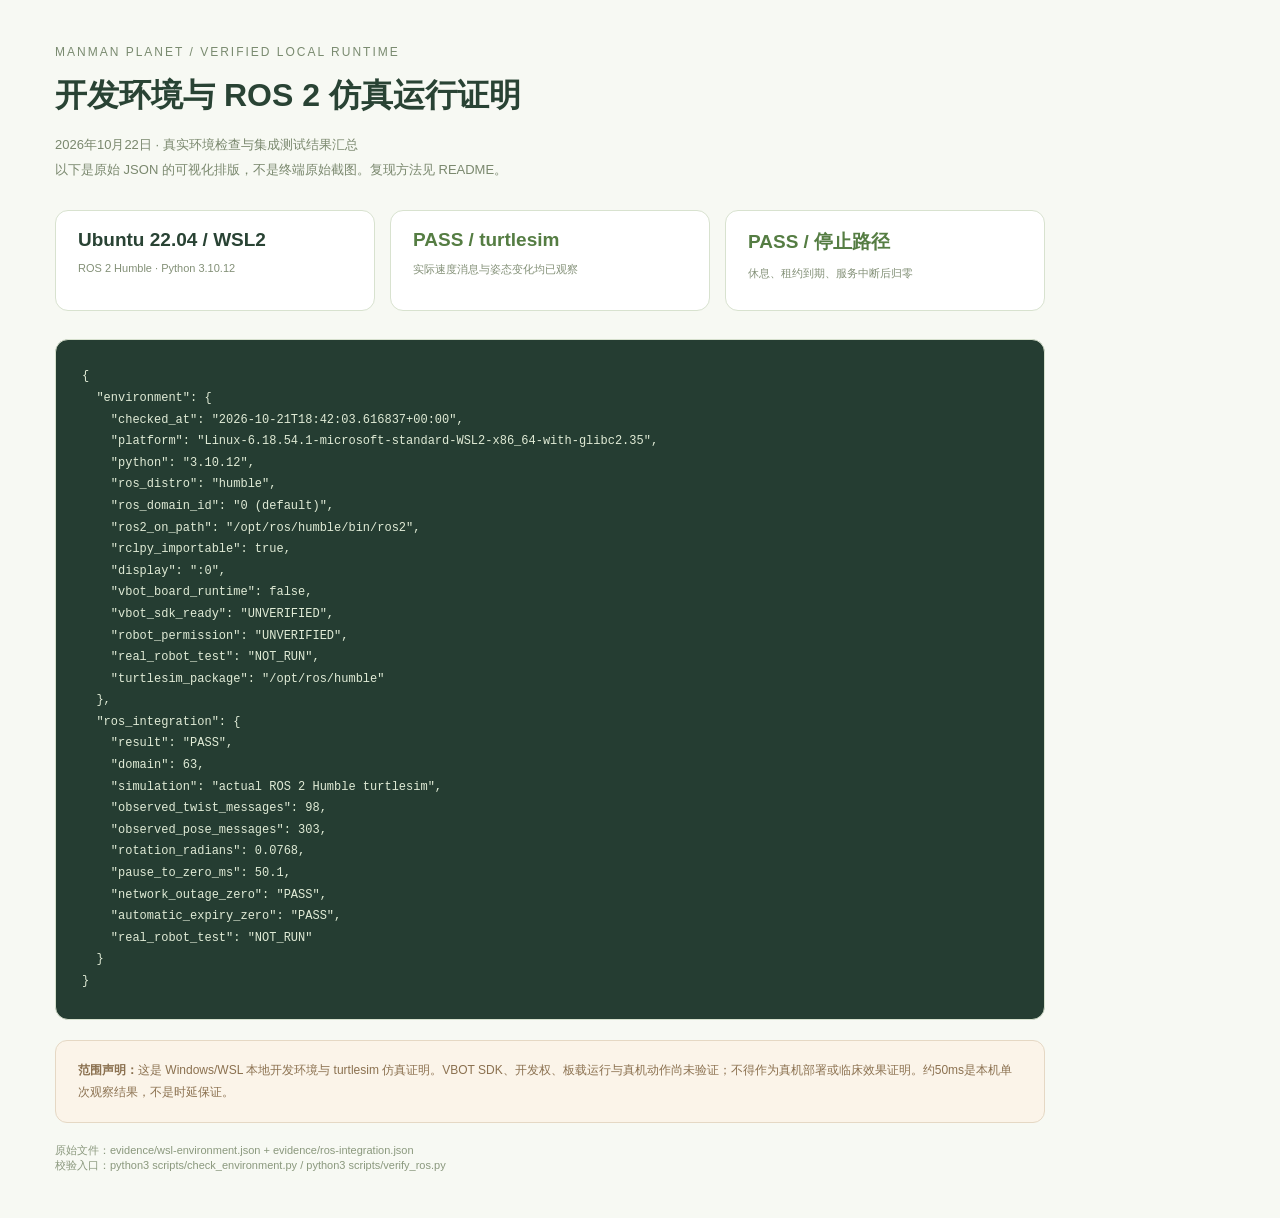
<file: docs/环境运行证明.html>
<!doctype html><html lang="zh-CN"><meta charset="utf-8"><title>慢慢星 · 环境运行证明</title><style>*{box-sizing:border-box}body{margin:0;background:#f7f9f3;color:#294334;font-family:"Microsoft YaHei",sans-serif}.page{width:1100px;padding:45px 55px}.top{font-size:12px;color:#7a8b70;letter-spacing:2px}h1{font-size:32px;margin:15px 0}.desc{font-size:13px;color:#7a886e;line-height:1.9}.cards{display:flex;gap:15px;margin:28px 0}.card{padding:18px 22px;border:1px solid #d8e2cf;border-radius:13px;background:white;flex:1}.card b{font-size:19px}.card p{font-size:11px;color:#839077}.pass{color:#557d43}.code{border:1px solid #d6e0cd;border-radius:13px;background:#253d32;color:#e0ebd6;padding:26px;font:12px/1.8 Consolas,monospace;white-space:pre-wrap;overflow-wrap:anywhere}.note{margin-top:20px;padding:18px 22px;border:1px solid #e5d8c4;background:#fbf4e9;font-size:12px;color:#8b7150;border-radius:12px;line-height:1.9}.foot{font-size:11px;margin-top:20px;color:#8a987d}</style><div class="page"><div class="top">MANMAN PLANET / VERIFIED LOCAL RUNTIME</div><h1>开发环境与 ROS 2 仿真运行证明</h1><div class="desc">2026年10月22日 · 真实环境检查与集成测试结果汇总<br>以下是原始 JSON 的可视化排版，不是终端原始截图。复现方法见 README。</div><div class="cards"><div class="card"><b>Ubuntu 22.04 / WSL2</b><p>ROS 2 Humble · Python 3.10.12</p></div><div class="card"><b class="pass">PASS / turtlesim</b><p>实际速度消息与姿态变化均已观察</p></div><div class="card"><b class="pass">PASS / 停止路径</b><p>休息、租约到期、服务中断后归零</p></div></div><pre class="code">{
  &quot;environment&quot;: {
    &quot;checked_at&quot;: &quot;2026-10-21T18:42:03.616837+00:00&quot;,
    &quot;platform&quot;: &quot;Linux-6.18.54.1-microsoft-standard-WSL2-x86_64-with-glibc2.35&quot;,
    &quot;python&quot;: &quot;3.10.12&quot;,
    &quot;ros_distro&quot;: &quot;humble&quot;,
    &quot;ros_domain_id&quot;: &quot;0 (default)&quot;,
    &quot;ros2_on_path&quot;: &quot;/opt/ros/humble/bin/ros2&quot;,
    &quot;rclpy_importable&quot;: true,
    &quot;display&quot;: &quot;:0&quot;,
    &quot;vbot_board_runtime&quot;: false,
    &quot;vbot_sdk_ready&quot;: &quot;UNVERIFIED&quot;,
    &quot;robot_permission&quot;: &quot;UNVERIFIED&quot;,
    &quot;real_robot_test&quot;: &quot;NOT_RUN&quot;,
    &quot;turtlesim_package&quot;: &quot;/opt/ros/humble&quot;
  },
  &quot;ros_integration&quot;: {
    &quot;result&quot;: &quot;PASS&quot;,
    &quot;domain&quot;: 63,
    &quot;simulation&quot;: &quot;actual ROS 2 Humble turtlesim&quot;,
    &quot;observed_twist_messages&quot;: 98,
    &quot;observed_pose_messages&quot;: 303,
    &quot;rotation_radians&quot;: 0.0768,
    &quot;pause_to_zero_ms&quot;: 50.1,
    &quot;network_outage_zero&quot;: &quot;PASS&quot;,
    &quot;automatic_expiry_zero&quot;: &quot;PASS&quot;,
    &quot;real_robot_test&quot;: &quot;NOT_RUN&quot;
  }
}</pre><div class="note"><b>范围声明：</b>这是 Windows/WSL 本地开发环境与 turtlesim 仿真证明。VBOT SDK、开发权、板载运行与真机动作尚未验证；不得作为真机部署或临床效果证明。约50ms是本机单次观察结果，不是时延保证。</div><div class="foot">原始文件：evidence/wsl-environment.json + evidence/ros-integration.json<br>校验入口：python3 scripts/check_environment.py / python3 scripts/verify_ros.py</div></div></html>
</file>
